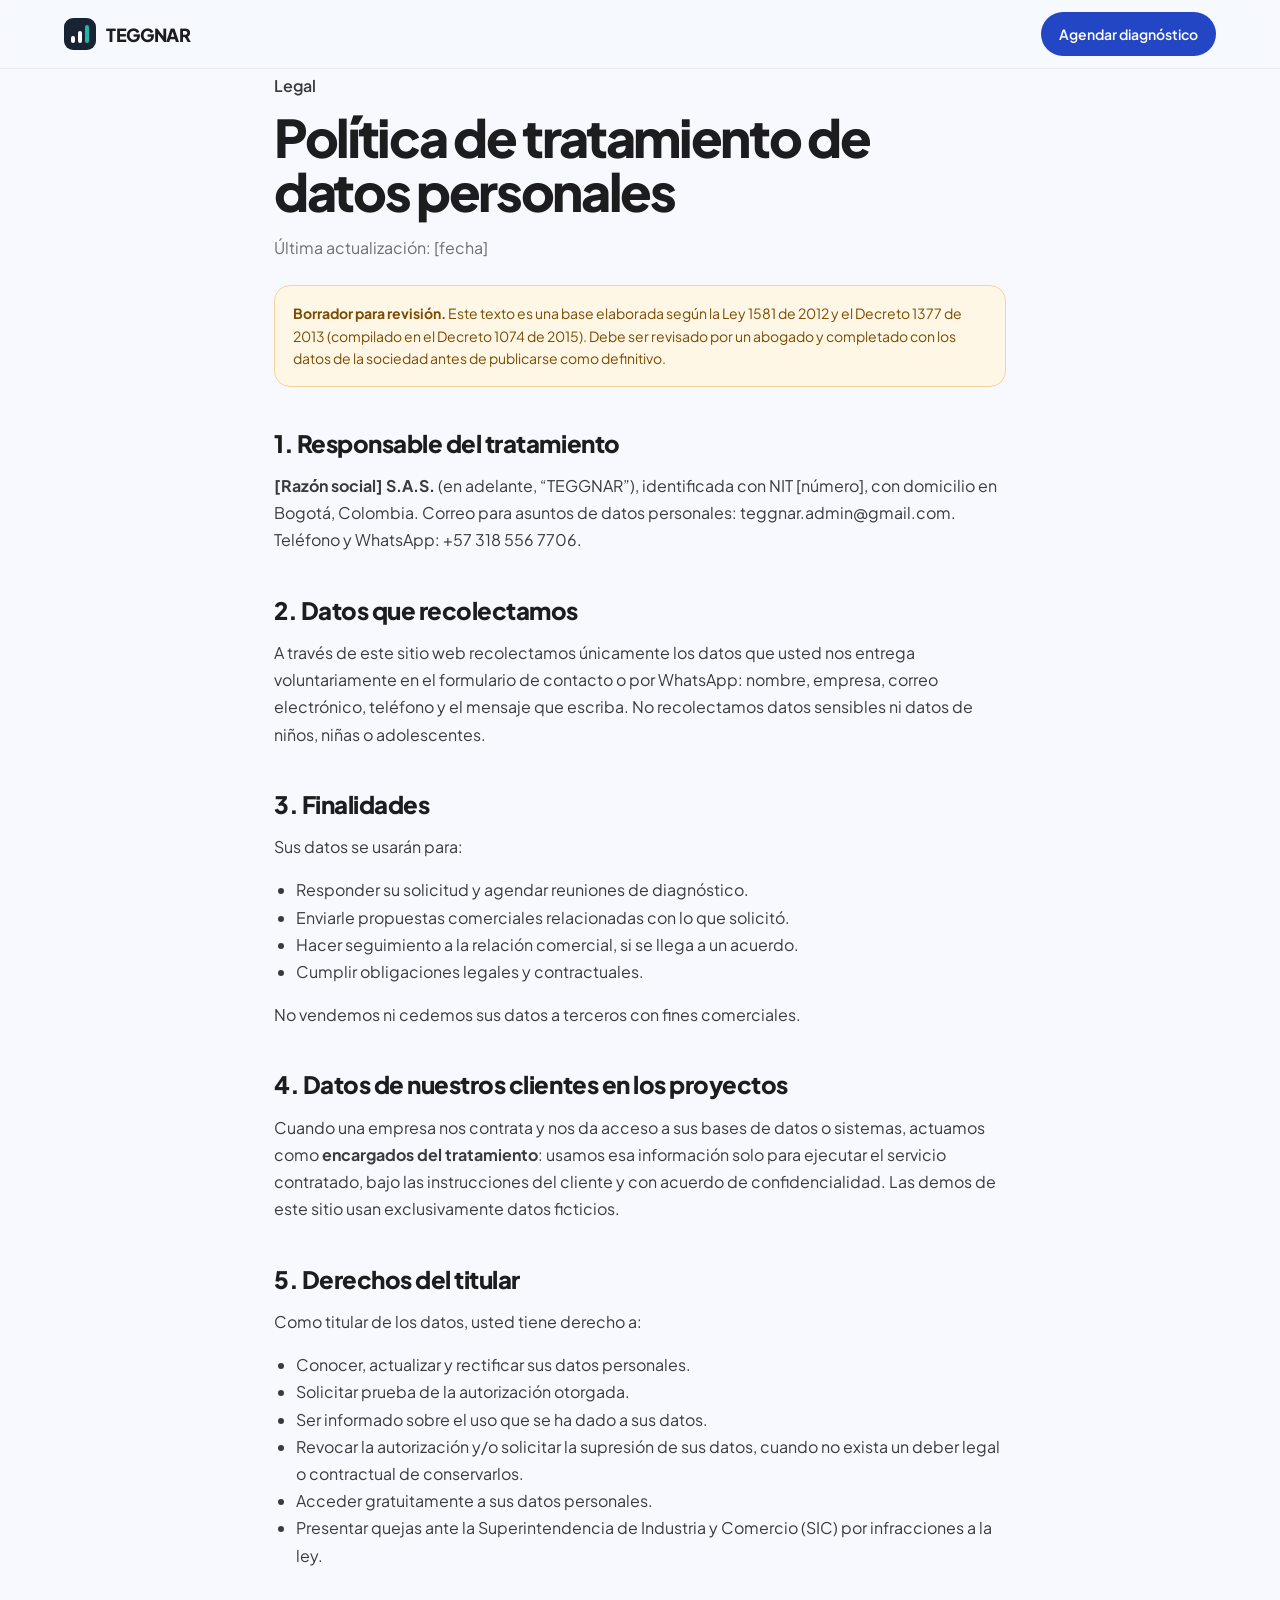
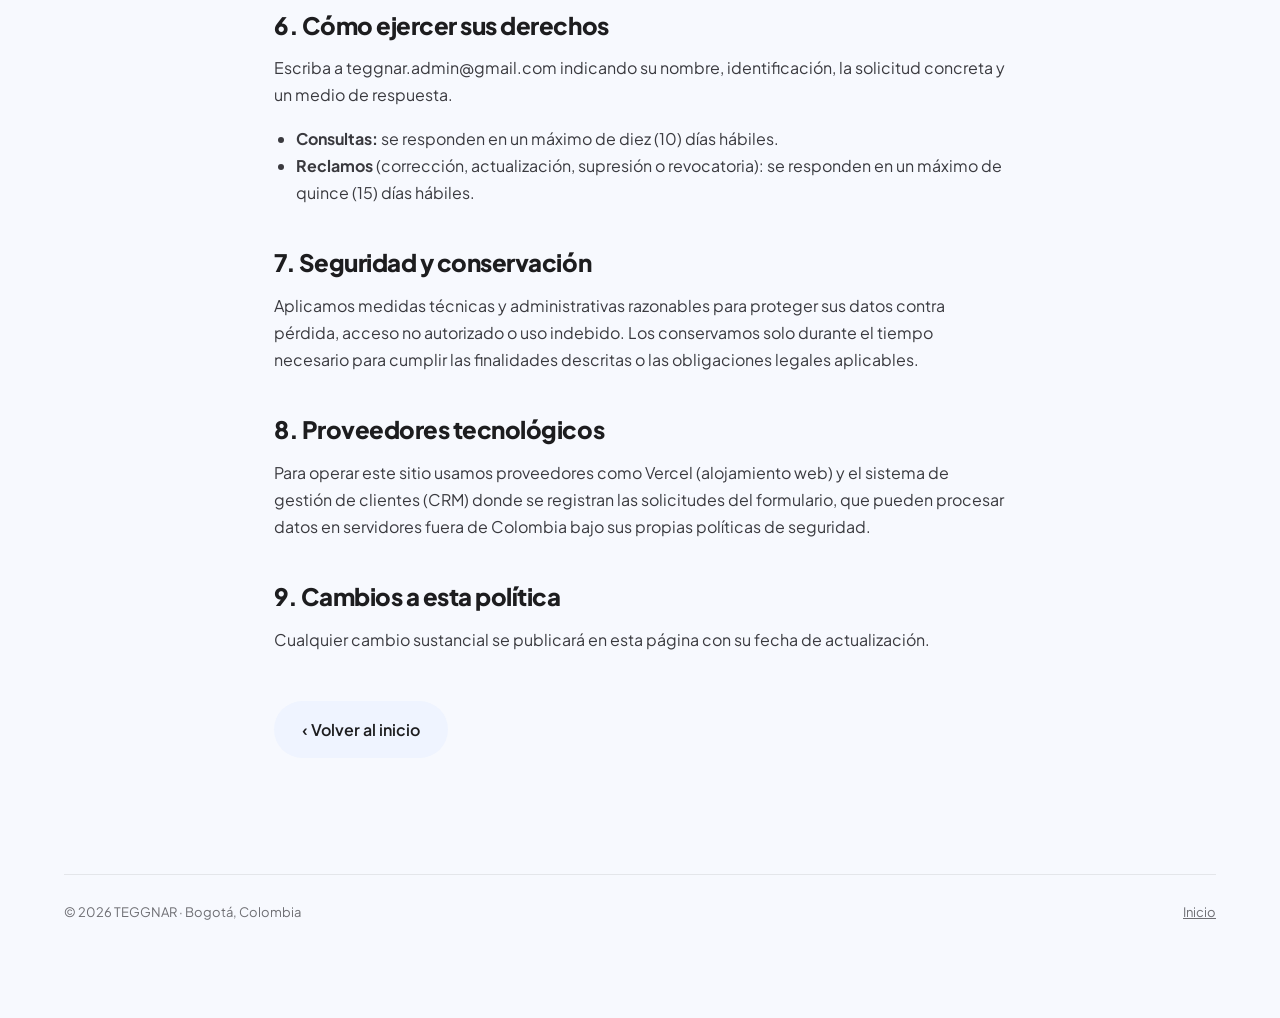
<file: privacidad.html>
<!doctype html>
<html lang="es">
<head>
<meta charset="utf-8">
<meta name="viewport" content="width=device-width, initial-scale=1">
<title>Política de privacidad · TEGGNAR</title>
<meta name="description" content="Política de tratamiento de datos personales de TEGGNAR, conforme a la Ley 1581 de 2012.">
<meta name="robots" content="noindex">
<link rel="canonical" href="https://teggnar.com/privacidad">
<link rel="icon" href="favicon.svg" type="image/svg+xml">
<link rel="preconnect" href="https://fonts.googleapis.com">
<link rel="preconnect" href="https://fonts.gstatic.com" crossorigin>
<link rel="stylesheet" href="https://fonts.googleapis.com/css2?family=Plus+Jakarta+Sans:wght@400;500;600;700;800&display=swap">
<link rel="stylesheet" href="styles.css">
</head>
<body>
<header>
  <div class="wrap nav">
    <a href="index.html" class="brand"><span class="logo" aria-hidden="true"><i style="height:7px"></i><i style="height:12px"></i><i style="height:18px;background:var(--teal)"></i></span>TEGGNAR</a>
    <nav aria-label="Principal"><a href="index.html#contacto" class="btn btn-primary btn-sm">Agendar diagnóstico</a></nav>
  </div>
</header>

<main class="legal">
  <p class="eyebrow">Legal</p>
  <h1>Política de tratamiento de datos personales</h1>
  <p style="color:var(--muted)">Última actualización: [fecha]</p>

  <div class="draft"><strong>Borrador para revisión.</strong> Este texto es una base elaborada según la Ley 1581 de 2012 y el Decreto 1377 de 2013 (compilado en el Decreto 1074 de 2015). Debe ser revisado por un abogado y completado con los datos de la sociedad antes de publicarse como definitivo.</div>

  <h2>1. Responsable del tratamiento</h2>
  <p><strong>[Razón social] S.A.S.</strong> (en adelante, “TEGGNAR”), identificada con NIT [número], con domicilio en Bogotá, Colombia. Correo para asuntos de datos personales: teggnar.admin@gmail.com. Teléfono y WhatsApp: +57 318 556 7706.</p>

  <h2>2. Datos que recolectamos</h2>
  <p>A través de este sitio web recolectamos únicamente los datos que usted nos entrega voluntariamente en el formulario de contacto o por WhatsApp: nombre, empresa, correo electrónico, teléfono y el mensaje que escriba. No recolectamos datos sensibles ni datos de niños, niñas o adolescentes.</p>

  <h2>3. Finalidades</h2>
  <p>Sus datos se usarán para:</p>
  <ul>
    <li>Responder su solicitud y agendar reuniones de diagnóstico.</li>
    <li>Enviarle propuestas comerciales relacionadas con lo que solicitó.</li>
    <li>Hacer seguimiento a la relación comercial, si se llega a un acuerdo.</li>
    <li>Cumplir obligaciones legales y contractuales.</li>
  </ul>
  <p>No vendemos ni cedemos sus datos a terceros con fines comerciales.</p>

  <h2>4. Datos de nuestros clientes en los proyectos</h2>
  <p>Cuando una empresa nos contrata y nos da acceso a sus bases de datos o sistemas, actuamos como <strong>encargados del tratamiento</strong>: usamos esa información solo para ejecutar el servicio contratado, bajo las instrucciones del cliente y con acuerdo de confidencialidad. Las demos de este sitio usan exclusivamente datos ficticios.</p>

  <h2>5. Derechos del titular</h2>
  <p>Como titular de los datos, usted tiene derecho a:</p>
  <ul>
    <li>Conocer, actualizar y rectificar sus datos personales.</li>
    <li>Solicitar prueba de la autorización otorgada.</li>
    <li>Ser informado sobre el uso que se ha dado a sus datos.</li>
    <li>Revocar la autorización y/o solicitar la supresión de sus datos, cuando no exista un deber legal o contractual de conservarlos.</li>
    <li>Acceder gratuitamente a sus datos personales.</li>
    <li>Presentar quejas ante la Superintendencia de Industria y Comercio (SIC) por infracciones a la ley.</li>
  </ul>

  <h2>6. Cómo ejercer sus derechos</h2>
  <p>Escriba a teggnar.admin@gmail.com indicando su nombre, identificación, la solicitud concreta y un medio de respuesta.</p>
  <ul>
    <li><strong>Consultas:</strong> se responden en un máximo de diez (10) días hábiles.</li>
    <li><strong>Reclamos</strong> (corrección, actualización, supresión o revocatoria): se responden en un máximo de quince (15) días hábiles.</li>
  </ul>

  <h2>7. Seguridad y conservación</h2>
  <p>Aplicamos medidas técnicas y administrativas razonables para proteger sus datos contra pérdida, acceso no autorizado o uso indebido. Los conservamos solo durante el tiempo necesario para cumplir las finalidades descritas o las obligaciones legales aplicables.</p>

  <h2>8. Proveedores tecnológicos</h2>
  <p>Para operar este sitio usamos proveedores como Vercel (alojamiento web) y el sistema de gestión de clientes (CRM) donde se registran las solicitudes del formulario, que pueden procesar datos en servidores fuera de Colombia bajo sus propias políticas de seguridad.</p>

  <h2>9. Cambios a esta política</h2>
  <p>Cualquier cambio sustancial se publicará en esta página con su fecha de actualización.</p>

  <p style="margin-top:48px"><a href="index.html" class="btn btn-soft btn-lg">‹ Volver al inicio</a></p>
</main>

<footer><div class="wrap"><div><span>© 2026 TEGGNAR · Bogotá, Colombia</span><span><a href="index.html">Inicio</a></span></div></div></footer>
</body>
</html>
</file>
<file: styles.css>
:root{
  --bg:#F7F9FE; --ink:#1D1D1F; --muted:#6E6E73; --soft:#8A8A90; --chip:#EFF4FF; --line:rgba(0,0,0,.08);
  --accent:#2246C4; --accent-ink:#1B389E; --navy:#182333; --navy2:#22324A; --navy3:#34496A; --teal:#20B7A9; --teal-ink:#0B776D;
  --shadow:0 1px 2px rgba(16,24,40,.04),0 12px 32px -18px rgba(16,24,40,.18);
}
*{box-sizing:border-box}
html{scroll-behavior:smooth;scroll-padding-top:72px}
body{margin:0;background:var(--bg);color:var(--ink);font-family:'Plus Jakarta Sans',system-ui,sans-serif;-webkit-font-smoothing:antialiased;line-height:1.5}
a{color:var(--accent-ink)}
img{max-width:100%}
.wrap{max-width:1200px;margin:0 auto;padding-left:24px;padding-right:24px}
.skip{position:absolute;left:-999px;top:8px;background:#fff;padding:10px 16px;border-radius:8px;z-index:100}
.skip:focus{left:8px}

/* Header */
header{position:sticky;top:0;z-index:20;background:rgba(247,249,254,.8);backdrop-filter:saturate(180%) blur(20px);-webkit-backdrop-filter:saturate(180%) blur(20px);border-bottom:1px solid rgba(0,0,0,.06)}
.nav{display:flex;flex-wrap:wrap;align-items:center;justify-content:space-between;gap:12px;padding-top:12px;padding-bottom:12px}
.brand{display:flex;align-items:center;gap:10px;color:var(--ink);text-decoration:none;font-weight:800;font-size:18px;letter-spacing:-.02em}
.logo{width:32px;height:32px;border-radius:9px;background:var(--navy);display:flex;align-items:flex-end;justify-content:center;gap:3px;padding:7px;flex:none}
.logo i{width:4px;border-radius:2px;background:#fff;display:block}
nav{display:flex;flex-wrap:wrap;gap:2px;align-items:center;font-size:14px;font-weight:500}
.nav-link{color:#3A3A3F;text-decoration:none;padding:8px 12px;border-radius:999px;transition:background .2s}
.nav-link:hover{background:rgba(0,0,0,.05);color:var(--ink)}
@media (max-width:760px){.nav-link{display:none}.btn-sm{padding:8px 14px;font-size:13px;margin-left:0}.brand{font-size:16px}}

/* Buttons */
.btn{display:inline-flex;align-items:center;justify-content:center;gap:8px;text-decoration:none;border:0;border-radius:999px;font-weight:600;font-family:inherit;cursor:pointer;transition:transform .2s,box-shadow .25s,background .2s;min-height:44px}
.btn-primary{background:var(--accent);color:#fff}
.btn-primary:hover{transform:translateY(-1px);box-shadow:0 12px 28px -10px rgba(34,70,196,.55);color:#fff}
.btn-soft{background:var(--chip);color:var(--ink)}
.btn-soft:hover{background:#E2EAFB;color:var(--ink)}
.btn-sm{padding:10px 18px;margin-left:6px}
.btn-lg{padding:15px 28px;font-size:16px}

/* Type */
.eyebrow{margin:0 0 12px;color:var(--accent-ink);font-weight:600;font-size:17px}
h1{margin:0;font-weight:800;font-size:clamp(40px,7vw,82px);line-height:1.03;letter-spacing:-.045em;max-width:1000px}
h2{margin:0 auto;font-weight:800;font-size:clamp(32px,5vw,58px);letter-spacing:-.04em;line-height:1.06;max-width:820px}
.dim{color:var(--soft)}
.lead{margin:0;font-size:clamp(18px,2vw,21px);line-height:1.55;color:var(--muted);max-width:680px}
section{padding-bottom:130px}
.section-head{text-align:center;margin-bottom:52px}
.section-head .lead{margin:18px auto 0}

/* Hero */
.hero{padding-top:96px;padding-bottom:40px;display:flex;flex-direction:column;align-items:center;text-align:center;gap:24px}
.pill{display:inline-flex;align-items:center;gap:8px;padding:8px 16px;border-radius:999px;background:var(--chip);color:#3A3A3F;font-size:14px;font-weight:600}
.dot{width:8px;height:8px;border-radius:999px;background:#20B7A9}
.ctas{display:flex;flex-wrap:wrap;justify-content:center;gap:12px;margin-top:8px}

/* Dashboard mock */
.dash{max-width:1140px;margin:0 auto;background:var(--navy);color:#fff;border-radius:32px;padding:clamp(16px,2.6vw,30px);display:flex;flex-direction:column;gap:18px;box-shadow:0 50px 100px -40px rgba(24,35,51,.55)}
.dash-top{display:flex;justify-content:space-between;align-items:center;flex-wrap:wrap;gap:10px}
.dash-id{display:flex;flex-direction:column;gap:2px}
.dash-title{font-weight:700;font-size:15px}
.dash-sub{font-size:12px;color:#A3B1C6}
.dash-right{display:flex;align-items:center;gap:8px}
.live{display:inline-flex;align-items:center;gap:8px;padding:6px 12px;border-radius:999px;background:rgba(32,183,169,.12);color:#6FD8CC;font-size:13px;font-weight:600;font-variant-numeric:tabular-nums}
.live-dot{width:8px;height:8px;border-radius:999px;background:#20B7A9;animation:pulse-t 1.6s infinite}
.paused .live-dot{animation:none;background:#A3B1C6}
@keyframes pulse-t{0%{box-shadow:0 0 0 0 rgba(32,183,169,.7)}70%{box-shadow:0 0 0 8px rgba(32,183,169,0)}100%{box-shadow:0 0 0 0 rgba(32,183,169,0)}}
.ld-pause{width:36px;height:36px;border-radius:999px;border:0;background:var(--navy2);color:#C8D2E0;display:flex;align-items:center;justify-content:center;cursor:pointer}
.ld-pause:hover{background:var(--navy3);color:#fff}
.ld-pause:focus-visible,.ld-tabs button:focus-visible{outline:2px solid #6FD8CC;outline-offset:2px}
.kpis{display:grid;grid-template-columns:repeat(4,minmax(0,1fr));gap:12px}
@media (max-width:900px){.kpis{grid-template-columns:repeat(2,minmax(0,1fr))}}
.kpi{background:var(--navy2);border-radius:18px;padding:16px 16px 10px;display:flex;flex-direction:column;gap:4px;min-width:0;position:relative;overflow:hidden}
.kpi small{font-size:12.5px;color:#A3B1C6}
.kpi b{display:block;font-size:clamp(20px,2.4vw,28px);letter-spacing:-.02em;font-variant-numeric:tabular-nums;white-space:nowrap}
.kpi .delta{font-size:12px;font-weight:600;display:inline-flex;align-items:center;gap:4px;color:#C8D2E0;font-variant-numeric:tabular-nums}
.kpi .delta i{font-style:normal;font-size:11px;padding:2px 6px;border-radius:999px}
.kpi .delta.good i{background:rgba(27,165,151,.18);color:#6FD8CC}
.kpi .delta.bad i{background:rgba(217,112,63,.2);color:#F2A27B}
.kpi .spark{width:100%;height:30px;display:block;margin-top:2px}
.kpi.flash b{animation:flash .8s}
@keyframes flash{0%{color:#6FD8CC}100%{color:#fff}}
.dash-main{display:grid;grid-template-columns:minmax(0,1fr) 300px;gap:14px}
@media (max-width:900px){.dash-main{grid-template-columns:1fr}}
.chart-card{background:var(--navy2);border-radius:18px;padding:14px 16px 10px;display:flex;flex-direction:column;gap:8px;min-width:0}
.chart-head{display:flex;justify-content:space-between;align-items:center;flex-wrap:wrap;gap:10px}
.ld-tabs{display:inline-flex;gap:2px;padding:3px;background:rgba(255,255,255,.06);border-radius:999px}
.ld-tabs button{white-space:nowrap;border:0;background:transparent;color:#A3B1C6;font:600 13px 'Plus Jakarta Sans',sans-serif;padding:8px 14px;border-radius:999px;cursor:pointer;min-height:36px}
.ld-tabs button[aria-selected="true"]{background:#fff;color:var(--navy)}
.ld-legend{display:flex;gap:14px;font-size:12px;color:#C8D2E0}
.ld-legend span{display:inline-flex;align-items:center;gap:6px}
.ld-legend i{display:inline-block;width:14px;height:3px;border-radius:2px}
.ld-legend i.ld-dash{background:repeating-linear-gradient(90deg,#8FA0B8 0 4px,transparent 4px 7px)}
.ld-legend i.sq{width:10px;height:10px;border-radius:3px}
.chart-wrap{position:relative;height:clamp(200px,24vw,250px)}
#ld-chart{position:absolute;inset:0;width:100%;height:100%;overflow:visible;font-family:'Plus Jakarta Sans',sans-serif}
#ld-chart text{fill:#8FA0B8;font-size:11px;font-variant-numeric:tabular-nums}
#ld-chart .val{fill:#fff;font-weight:700;font-size:12px}
#ld-chart .grid{stroke:rgba(255,255,255,.07);stroke-width:1}
#ld-chart .base{stroke:rgba(255,255,255,.22);stroke-width:1}
.ld-tip{position:absolute;pointer-events:none;background:#fff;color:var(--ink);border-radius:12px;padding:8px 12px;font-size:12px;line-height:1.5;box-shadow:0 12px 30px -10px rgba(0,0,0,.5);white-space:nowrap;transform:translate(-50%,calc(-100% - 12px));z-index:3}
.ld-tip b{font-variant-numeric:tabular-nums}
.ld-tip .sw{display:inline-block;width:8px;height:8px;border-radius:2px;margin-right:6px}
.feed{background:var(--navy2);border-radius:18px;padding:14px 16px;display:flex;flex-direction:column;gap:8px;min-width:0}
.feed-title{margin:0;font-size:13px;font-weight:700;color:#C8D2E0}
.feed ul{list-style:none;margin:0;padding:0;display:flex;flex-direction:column;gap:6px;overflow:hidden;max-height:250px;-webkit-mask-image:linear-gradient(#000 80%,transparent);mask-image:linear-gradient(#000 80%,transparent)}
@media (max-width:900px){.feed ul{max-height:200px}}
.feed li{display:flex;gap:10px;align-items:flex-start;padding:8px 10px;border-radius:12px;background:rgba(255,255,255,.04);font-size:12.5px;line-height:1.4;color:#E4EAF2}
.feed li.new{animation:feedin .5s cubic-bezier(.2,.7,.2,1)}
@keyframes feedin{from{opacity:0;transform:translateY(-10px)}to{opacity:1;transform:none}}
.feed .ic{flex:none;width:22px;height:22px;border-radius:7px;display:flex;align-items:center;justify-content:center;font-size:12px;font-weight:800;color:var(--navy)}
.feed .meta{display:block;color:#8FA0B8;font-size:11.5px;margin-top:1px}
.feed .amt{font-weight:700;font-variant-numeric:tabular-nums}
.cap{font-size:12.5px;color:#A3B1C6}

/* Statement */
.statement{max-width:1000px;margin:0 auto;padding:40px 24px 130px;text-align:center}
.statement p:first-child{margin:0;font-weight:700;font-size:clamp(26px,4vw,46px);line-height:1.2;letter-spacing:-.03em}
.statement p+p{margin:28px auto 0;font-size:20px;line-height:1.6;color:var(--muted);max-width:640px}

/* Cards */
.grid{display:grid;grid-template-columns:repeat(auto-fit,minmax(min(270px,100%),1fr));gap:20px}
.card{background:#fff;border-radius:28px;box-shadow:var(--shadow);transition:transform .3s cubic-bezier(.2,.7,.2,1),box-shadow .3s}
.card:hover{transform:translateY(-6px);box-shadow:0 2px 4px rgba(16,24,40,.04),0 28px 56px -24px rgba(16,24,40,.28)}
.service{padding:34px;display:flex;flex-direction:column;gap:12px}
.service h3{margin:6px 0 0;font-size:23px;letter-spacing:-.02em}
.service p{margin:0;color:var(--muted);line-height:1.6}
.service ul{margin:4px 0 0;padding:0;list-style:none;display:flex;flex-direction:column;gap:8px;color:#3A3A3F;font-size:15px}
.service li{display:flex;gap:10px;align-items:flex-start}
.service li::before{content:"";width:6px;height:6px;border-radius:999px;background:var(--accent);margin-top:9px;flex:none}
.stack{font-size:14px;font-weight:500;color:var(--muted);margin-top:auto !important;padding-top:6px}
.icon{width:52px;height:52px;border-radius:16px;display:flex;align-items:center;justify-content:center;flex:none}

/* Sectors */
.sectors{display:grid;grid-template-columns:repeat(auto-fit,minmax(min(240px,100%),1fr));gap:16px}
.sector{background:#fff;border-radius:24px;padding:26px;box-shadow:var(--shadow);display:flex;flex-direction:column;gap:10px}
.sector h3{margin:0;font-size:19px}
.sector p{margin:0;color:var(--muted);line-height:1.55;font-size:15px}
.badge{align-self:flex-start;font-size:12px;font-weight:600;padding:3px 10px;border-radius:999px;background:#E3EAFF;color:var(--accent-ink)}

/* Portfolio */
.projects{display:grid;grid-template-columns:repeat(auto-fit,minmax(min(300px,100%),1fr));gap:24px}
.project{overflow:hidden;display:flex;flex-direction:column}
.thumb{margin:12px 12px 0;background:var(--navy);height:190px;border-radius:20px;padding:20px;display:flex;align-items:center;justify-content:center;gap:10px;color:#D6DEE8;font-size:12px;font-weight:600}
.thumb.bars-thumb{align-items:flex-end;gap:8px;padding:22px}
.thumb.bars-thumb i{flex:1;background:var(--navy3);border-radius:6px 6px 2px 2px;display:block}
.body{padding:24px 28px 28px;display:flex;flex-direction:column;gap:10px;flex:1}
.body h3{margin:0;font-size:21px;letter-spacing:-.02em}
.body p{margin:0;color:var(--muted);line-height:1.55}
.body .desc{flex:1}
.body .tech{font-size:13px}
.tag{font-size:13px;font-weight:600}
.soon{font-weight:600;font-size:14px;color:var(--muted);display:inline-flex;align-items:center;gap:8px;padding-top:6px}
.soon::before{content:"";width:8px;height:8px;border-radius:999px;background:#F59E0B}
.row{background:var(--navy2);border-radius:12px;padding:10px 14px;font-size:13px;font-weight:500;display:flex;justify-content:space-between;gap:10px;width:100%}
.mini{display:grid;grid-template-columns:1fr 1fr;gap:10px;width:100%;height:100%}
.mini>div{background:var(--navy2);border-radius:12px;padding:10px 12px;color:#A3B1C6;font-weight:500;font-size:11px}
.mini b{display:block;color:#fff;font-size:16px;margin-top:2px}
.meter{height:6px;margin-top:8px;border-radius:999px}

/* Plans */
.plans{display:grid;grid-template-columns:repeat(auto-fit,minmax(min(280px,100%),1fr));gap:20px;align-items:stretch}
.plan{padding:34px;display:flex;flex-direction:column;gap:14px;position:relative}
.plan .step{font-size:13px;font-weight:700;color:var(--accent-ink);letter-spacing:.04em;text-transform:uppercase}
.plan h3{margin:0;font-size:26px;letter-spacing:-.02em}
.plan .price{font-size:15px;color:var(--muted);font-weight:500}
.plan .price b{display:block;color:var(--ink);font-size:22px;letter-spacing:-.02em;margin-bottom:2px}
.plan ul{margin:6px 0 0;padding:0;list-style:none;display:flex;flex-direction:column;gap:10px;flex:1}
.plan li{display:flex;gap:10px;align-items:flex-start;color:#3A3A3F;font-size:15px;line-height:1.5}
.plan li svg{flex:none;margin-top:2px;color:var(--teal-ink)}
.plan .btn{margin-top:10px;width:100%}
.plan.featured{background:var(--navy);color:#fff;box-shadow:0 40px 80px -40px rgba(24,35,51,.6)}
.plan.featured .step{color:var(--teal)}
.plan.featured .price,.plan.featured li{color:#C8D2E0}
.plan.featured .price b{color:#fff}
.plan.featured li svg{color:var(--teal)}
.ribbon{position:absolute;top:22px;right:22px;font-size:12px;font-weight:700;padding:5px 12px;border-radius:999px;background:rgba(32,183,169,.15);color:var(--teal)}
.note{text-align:center;color:var(--muted);font-size:14px;margin:28px auto 0;max-width:640px}

/* Steps & team */
.steps{display:grid;grid-template-columns:repeat(auto-fit,minmax(min(220px,100%),1fr));gap:40px 32px;text-align:center}
.steps .n{font-size:54px;font-weight:800;letter-spacing:-.04em;color:var(--accent)}
.steps h3{margin:8px 0;font-size:20px}
.steps p{margin:0 auto;color:var(--muted);line-height:1.6;max-width:240px}
.team{display:grid;grid-template-columns:repeat(auto-fit,minmax(min(220px,100%),1fr));gap:28px;text-align:center;max-width:900px;margin:0 auto}
.team>div{display:flex;flex-direction:column;align-items:center;gap:6px}
.avatar{width:150px;height:150px;border-radius:999px;background:var(--chip);display:flex;align-items:center;justify-content:center;color:var(--muted);font-size:14px;overflow:hidden}
.avatar img{width:100%;height:100%;object-fit:cover}
.team h3{margin:16px 0 0;font-size:19px}
.team p{margin:0;color:var(--muted)}

/* Contact */
.contact{background:var(--navy);color:#fff;border-radius:36px;padding:clamp(24px,5vw,64px);display:grid;grid-template-columns:repeat(auto-fit,minmax(min(290px,100%),1fr));gap:44px;box-shadow:0 50px 100px -40px rgba(24,35,51,.55)}
.contact h2{margin:0;font-size:clamp(30px,4vw,46px);text-align:left}
.contact-info{display:flex;flex-direction:column;gap:18px;align-items:flex-start}
.contact-info p{margin:0}
.contact-links{display:flex;flex-direction:column;gap:10px}
.contact-links a{color:#fff;text-decoration:none;display:inline-flex;align-items:center;gap:10px;font-weight:500}
.contact-links a:hover{text-decoration:underline}
form{background:#fff;color:var(--ink);border-radius:26px;padding:28px;display:flex;flex-direction:column;gap:16px}
label{font-weight:600;font-size:14px;display:flex;flex-direction:column;gap:6px;color:#3A3A3F;transition:color .15s}
input,textarea,select{border:1px solid #C9CDD4;border-radius:12px;padding:13px 14px;font-size:16px;font-family:inherit;background:var(--bg);font-weight:400;color:var(--ink)}
input:focus,textarea:focus,select:focus{outline:2px solid var(--accent);outline-offset:1px}
.consent{flex-direction:row;align-items:flex-start;gap:10px;font-weight:400;font-size:13px;color:var(--muted);line-height:1.5}
.consent input{width:20px;height:20px;margin:1px 0 0;flex:none;accent-color:var(--accent)}
.form-status{margin:0;font-size:14px;font-weight:600;min-height:20px}
.form-status.ok{color:var(--teal-ink)}
.form-status.err{color:#B42318}

/* Footer */
footer .wrap>div{border-top:1px solid var(--line);padding:28px 0 40px;display:flex;flex-wrap:wrap;justify-content:space-between;gap:16px;font-size:13px;color:var(--muted)}
footer a{color:var(--muted)}

/* WhatsApp float */
.wa{position:fixed;right:20px;bottom:20px;z-index:30;width:58px;height:58px;border-radius:999px;background:#25D366;color:#fff;display:flex;align-items:center;justify-content:center;box-shadow:0 14px 30px -10px rgba(0,0,0,.4);transition:transform .2s}
.wa:hover{transform:scale(1.06)}

/* Legal page */
.legal{max-width:780px;margin:0 auto;padding:72px 24px 100px}
.legal h1{font-size:clamp(34px,5vw,52px);margin-bottom:12px}
.legal h2{font-size:24px;letter-spacing:-.02em;margin:44px 0 12px;text-align:left;max-width:none}
.legal p,.legal li{color:#3A3A3F;line-height:1.7;font-size:16px}
.legal ul{padding-left:22px}
.draft{background:#FFF7E6;border:1px solid #F5D49A;color:#7A4B00;border-radius:16px;padding:16px 18px;font-size:14px;line-height:1.6;margin:24px 0 8px}

/* Scroll reveal */
.reveal{opacity:0;transform:translateY(44px);transition:opacity .9s cubic-bezier(.2,.7,.2,1),transform .9s cubic-bezier(.2,.7,.2,1)}
.rise{opacity:.4;transform:perspective(1400px) rotateX(14deg) scale(.92);transition:opacity 1.2s cubic-bezier(.2,.7,.2,1),transform 1.2s cubic-bezier(.2,.7,.2,1)}
.reveal.in,.rise.in{opacity:1;transform:none}
.d2{transition-delay:.12s}.d3{transition-delay:.24s}
.no-js .reveal,.no-js .rise{opacity:1;transform:none}
@media (prefers-reduced-motion: reduce){.reveal,.rise{opacity:1;transform:none;transition:none}html{scroll-behavior:auto}}

/* Mapa interactivo */
.map-card{background:var(--navy);border-radius:36px;padding:clamp(14px,2.5vw,28px);display:grid;grid-template-columns:minmax(0,1.65fr) minmax(min(280px,100%),1fr);gap:clamp(14px,2vw,24px);box-shadow:0 50px 100px -40px rgba(24,35,51,.55)}
@media (max-width:900px){.map-card{grid-template-columns:1fr}}
.map{position:relative;aspect-ratio:10/7;border-radius:24px;overflow:hidden;
  background:
    linear-gradient(rgba(32,183,169,.06) 1px,transparent 1px) 0 0/40px 40px,
    linear-gradient(90deg,rgba(32,183,169,.06) 1px,transparent 1px) 0 0/40px 40px,
    linear-gradient(rgba(255,255,255,.035) 1px,transparent 1px) 0 0/8px 8px,
    linear-gradient(90deg,rgba(255,255,255,.035) 1px,transparent 1px) 0 0/8px 8px,
    radial-gradient(ellipse at 50% 50%,#24406F 0%,#1D3152 55%,#182333 100%)}
@media (min-width:901px){.map{aspect-ratio:auto;min-height:580px;height:100%}}
@media (max-width:640px){.map{aspect-ratio:1/1.1}}
.map-lines{position:absolute;inset:0;width:100%;height:100%}
.map-lines .ring{fill:none;stroke:rgba(255,255,255,.12);stroke-width:1.5;stroke-dasharray:3 7;vector-effect:non-scaling-stroke}
.map-lines .link{fill:none;stroke:rgba(255,255,255,.22);stroke-width:1.5;vector-effect:non-scaling-stroke;transition:stroke .3s}
.map-lines .flow{fill:none;stroke:var(--teal);stroke-width:2.5;stroke-linecap:round;stroke-dasharray:6 22;vector-effect:non-scaling-stroke;opacity:.35;animation:flow 2.4s linear infinite}
.map-lines .flow.on{opacity:1;stroke-width:3}
.map-lines .link.on{stroke:rgba(32,183,169,.55)}
@keyframes flow{to{stroke-dashoffset:-56}}
.hub{position:absolute;left:50%;top:50%;transform:translate(-50%,-50%);width:clamp(96px,17%,150px);aspect-ratio:1;border-radius:999px;background:radial-gradient(circle,#2A4E8F,#1F3766);border:1px solid rgba(32,183,169,.35);box-shadow:0 0 0 10px rgba(32,183,169,.06),0 0 0 22px rgba(32,183,169,.04),0 20px 40px -10px rgba(0,0,0,.5);display:flex;flex-direction:column;align-items:center;justify-content:center;gap:8px;color:#fff;text-align:center;z-index:1}
.hub b{font-size:clamp(10px,1.3vw,14px);line-height:1.15}
.hub-logo{display:flex;align-items:flex-end;gap:4px}
.hub-logo i{width:6px;border-radius:3px;background:#fff;display:block}
.node{position:absolute;transform:translate(-50%,-50%);z-index:2;display:flex;flex-direction:column;align-items:center;gap:8px;background:none;border:0;padding:6px;cursor:pointer;font-family:inherit;color:#D6E2EE;border-radius:18px;width:clamp(78px,15%,132px)}
.node .tile{position:relative;width:clamp(44px,6.2vw,64px);aspect-ratio:1;border-radius:18px;background:linear-gradient(160deg,#FFFFFF,#DCE6F2);color:var(--navy);display:flex;align-items:center;justify-content:center;box-shadow:0 10px 0 -2px #9DB2C8,0 22px 30px -12px rgba(0,0,0,.6);transition:transform .25s cubic-bezier(.2,.7,.2,1),box-shadow .25s}
.node .tile svg{width:46%;height:46%}
.node .lbl{font-size:clamp(11px,1.15vw,14px);font-weight:600;line-height:1.2;text-align:center;text-shadow:0 1px 6px rgba(0,0,0,.4)}
.node:hover .tile{transform:translateY(-4px)}
.node:focus-visible{outline:2px solid var(--teal);outline-offset:2px}
.node[aria-pressed="true"] .tile{background:linear-gradient(160deg,#62D9CD,#20B7A9);transform:translateY(-6px);box-shadow:0 10px 0 -2px #14877C,0 0 0 8px rgba(32,183,169,.18),0 24px 34px -12px rgba(0,0,0,.6)}
.node[aria-pressed="true"] .lbl{color:#fff}
.node .pin{position:absolute;top:-5px;right:-5px;width:12px;height:12px;border-radius:999px;background:#fff;border:3px solid var(--accent);animation:pulse 2s infinite}
.node[aria-pressed="true"] .pin{display:none}
@keyframes pulse{0%{box-shadow:0 0 0 0 rgba(255,255,255,.6)}70%{box-shadow:0 0 0 10px rgba(255,255,255,0)}100%{box-shadow:0 0 0 0 rgba(255,255,255,0)}}
.map-panel{background:#fff;border-radius:24px;padding:clamp(22px,2.5vw,32px);display:flex;flex-direction:column;gap:10px;color:var(--ink)}
.map-panel.swap{animation:swap .45s cubic-bezier(.2,.7,.2,1)}
@keyframes swap{from{opacity:0;transform:translateY(12px)}to{opacity:1;transform:none}}
.panel-icon{width:48px;height:48px;border-radius:14px;background:#E3EAFF;color:var(--accent-ink);display:flex;align-items:center;justify-content:center}
.panel-icon svg{width:24px;height:24px}
.panel-kicker{margin:6px 0 0;font-size:13px;font-weight:600;color:var(--accent-ink)}
.map-panel h3{margin:0;font-size:26px;letter-spacing:-.02em}
.panel-pain{margin:0;color:var(--muted);line-height:1.6}
.panel-label{margin:10px 0 0;font-size:13px;font-weight:700;letter-spacing:.04em;text-transform:uppercase;color:#3A3A3F}
.map-panel ul{margin:0;padding:0;list-style:none;display:flex;flex-direction:column;gap:8px}
.map-panel li{display:flex;gap:10px;color:#3A3A3F;font-size:15px;line-height:1.5}
.map-panel li::before{content:"";width:6px;height:6px;border-radius:999px;background:var(--teal-ink);margin-top:9px;flex:none}
.panel-chips{display:flex;flex-wrap:wrap;gap:8px}
.panel-chips span{font-size:13px;font-weight:600;padding:6px 12px;border-radius:999px;background:var(--chip);color:#3A3A3F}
.map-panel .btn{margin-top:auto;width:100%}
.map-panel .btn{margin-top:14px}
@media (prefers-reduced-motion: reduce){.map-lines .flow,.node .pin{animation:none}}
@media (max-width:640px){.hub{width:76px;gap:4px;box-shadow:0 0 0 6px rgba(32,183,169,.06),0 12px 24px -8px rgba(0,0,0,.5)}.hub b{font-size:9px}.hub-logo i{width:4px}}

/* Servicios 4 columnas y pasos 5 */
@media (min-width:1100px){.grid-4{grid-template-columns:repeat(4,minmax(0,1fr))}.grid-4 .service{padding:30px}.grid-4 .service h3{font-size:21px}}
.steps-5{grid-template-columns:repeat(auto-fit,minmax(min(180px,100%),1fr))}

/* Demos */
.demo-foot{display:flex;align-items:center;justify-content:space-between;gap:12px;flex-wrap:wrap;padding-top:8px}
.demo-status{font-weight:600;font-size:14px;color:var(--muted);display:inline-flex;align-items:center;gap:8px}
.demo-status::before{content:"";width:8px;height:8px;border-radius:999px;background:#F59E0B}
.demo-status.ready{color:var(--teal-ink)}
.demo-status.ready::before{background:var(--teal)}
.demo-btn{padding:10px 18px;font-size:14px}
.demo-modal{width:min(1200px,94vw);max-width:none;max-height:92vh;padding:0;border:0;border-radius:28px;background:#fff;color:var(--ink);box-shadow:0 40px 100px -20px rgba(0,0,0,.5);overflow:hidden}
.demo-modal[open]{display:flex;flex-direction:column;animation:swap .35s cubic-bezier(.2,.7,.2,1)}
.demo-modal::backdrop{background:rgba(24,35,51,.6);backdrop-filter:blur(6px);-webkit-backdrop-filter:blur(6px)}
.demo-head{display:flex;align-items:center;justify-content:space-between;gap:16px;padding:18px 22px;border-bottom:1px solid var(--line)}
.demo-head h3{margin:2px 0 0;font-size:20px;letter-spacing:-.02em}
.demo-kicker{margin:0;font-size:12px;font-weight:600;color:var(--accent-ink)}
.demo-tools{display:flex;align-items:center;gap:8px}
.demo-tools .btn{padding:9px 16px;font-size:14px}
.demo-close{width:44px;height:44px;border-radius:999px;border:0;background:var(--chip);color:var(--ink);display:flex;align-items:center;justify-content:center;cursor:pointer}
.demo-close:hover{background:#E2EAFB}
.demo-frame{position:relative;flex:1;min-height:0;background:var(--chip);aspect-ratio:16/9.6;max-height:calc(92vh - 150px)}
.demo-modal.is-video .demo-frame{aspect-ratio:16/9;background:#000}
.demo-frame iframe{position:absolute;inset:0;width:100%;height:100%;border:0}
.demo-foot-modal{display:flex;align-items:center;justify-content:space-between;gap:12px;flex-wrap:wrap;padding:14px 22px;font-weight:600;color:#3A3A3F}
.demo-foot-modal .btn{padding:10px 18px;font-size:14px}
@media (max-width:640px){.demo-modal{width:100vw;max-height:100dvh;height:100dvh;border-radius:0}.demo-frame{aspect-ratio:auto;max-height:none}.demo-tools .btn{display:none}}
@media (max-width:520px){.ld-tabs button{font-size:12px;padding:7px 10px}.kpi .delta>span{display:none}.kpi{padding:14px 14px 8px}}

/* Selector de sector */
.dash-right{flex-wrap:wrap;justify-content:flex-end}
.ld-sector{display:inline-flex;gap:2px;padding:3px;background:rgba(255,255,255,.06);border-radius:999px}
.ld-sector button{border:0;background:transparent;color:#A3B1C6;font:600 12.5px 'Plus Jakarta Sans',sans-serif;padding:7px 12px;border-radius:999px;cursor:pointer;min-height:34px;white-space:nowrap}
.ld-sector button[aria-pressed="true"]{background:var(--teal);color:var(--navy)}
.ld-sector button:hover:not([aria-pressed="true"]){color:#fff}
.ld-sector button:focus-visible{outline:2px solid #6FD8CC;outline-offset:2px}
@media (max-width:520px){.dash-right{justify-content:flex-start;width:100%}.ld-sector button{padding:7px 10px;font-size:12px}}

/* Calculadora */
.calc{display:grid;grid-template-columns:minmax(0,1.1fr) minmax(0,1fr);gap:20px;background:#fff;border-radius:36px;padding:clamp(16px,2.5vw,24px);box-shadow:var(--shadow)}
@media (max-width:860px){.calc{grid-template-columns:1fr}}
.calc-inputs{padding:clamp(10px,2vw,22px);display:flex;flex-direction:column;gap:26px}
.calc-row{display:flex;justify-content:space-between;align-items:baseline;gap:16px;margin-bottom:12px}
.calc-row label{font-weight:600;font-size:15px;color:#3A3A3F}
.calc-row output{font-weight:800;font-size:20px;letter-spacing:-.02em;color:var(--ink);font-variant-numeric:tabular-nums;white-space:nowrap}
.calc input[type=range]{-webkit-appearance:none;appearance:none;width:100%;height:8px;border-radius:999px;background:linear-gradient(90deg,var(--accent) 0 var(--fill,50%),#E2E8F4 var(--fill,50%) 100%);outline:none;margin:10px 0;cursor:pointer}
.calc input[type=range]::-webkit-slider-thumb{-webkit-appearance:none;width:28px;height:28px;border-radius:999px;background:#fff;border:3px solid var(--accent);box-shadow:0 4px 12px -2px rgba(34,70,196,.45);cursor:grab}
.calc input[type=range]::-moz-range-thumb{width:24px;height:24px;border-radius:999px;background:#fff;border:3px solid var(--accent);box-shadow:0 4px 12px -2px rgba(34,70,196,.45);cursor:grab}
.calc input[type=range]:focus-visible{outline:2px solid var(--accent);outline-offset:6px}
.calc-note{margin:0;font-size:13px;color:var(--muted);line-height:1.5}
.calc-result{background:var(--navy);color:#fff;border-radius:26px;padding:clamp(22px,3vw,34px);display:flex;flex-direction:column;gap:16px}
.calc-kicker{margin:0;color:#6FD8CC;font-weight:600;font-size:15px}
.calc-big b{display:block;font-size:clamp(40px,5.5vw,64px);font-weight:800;letter-spacing:-.04em;line-height:1;font-variant-numeric:tabular-nums}
.calc-big span{display:block;color:#A3B1C6;font-size:14px;margin-top:8px}
.calc-grid{display:grid;grid-template-columns:repeat(3,minmax(0,1fr));gap:10px}
.calc-grid div{background:var(--navy2);border-radius:16px;padding:14px}
.calc-grid b{display:block;font-size:clamp(18px,2.2vw,24px);font-weight:800;letter-spacing:-.02em;font-variant-numeric:tabular-nums;white-space:nowrap}
.calc-grid span{font-size:12px;color:#A3B1C6}
.calc-bar{height:12px;border-radius:999px;background:rgba(255,255,255,.18);overflow:hidden}
.calc-bar-auto{height:100%;background:var(--teal);border-radius:999px;transition:width .4s cubic-bezier(.2,.7,.2,1)}
.calc-legend{display:flex;gap:16px;font-size:12px;color:#C8D2E0;flex-wrap:wrap}
.calc-legend span{display:inline-flex;align-items:center;gap:6px}
.calc-legend i{width:10px;height:10px;border-radius:3px;display:inline-block}
.calc-result .btn{margin-top:auto;width:100%}

/* Simulador de flujo */
.flow{background:var(--navy);color:#fff;border-radius:36px;padding:clamp(20px,3vw,36px);display:flex;flex-direction:column;gap:26px;box-shadow:0 50px 100px -40px rgba(24,35,51,.55)}
.flow-top{display:flex;justify-content:space-between;align-items:center;gap:16px;flex-wrap:wrap}
.flow-top .btn:disabled{opacity:.7;cursor:progress;transform:none;box-shadow:none}
.flow-clocks{display:flex;gap:12px;flex-wrap:wrap}
.clock{background:var(--navy2);border-radius:18px;padding:12px 18px;min-width:170px}
.clock span{display:block;font-size:12px;font-weight:600;color:#A3B1C6}
.clock b{display:block;font-size:26px;font-weight:800;letter-spacing:-.02em;font-variant-numeric:tabular-nums}
.clock.manual b{color:#F2A27B}
.clock.auto b{color:#6FD8CC}
.flow-steps{list-style:none;margin:0;padding:0;display:grid;grid-template-columns:repeat(5,minmax(0,1fr));gap:12px;counter-reset:s}
@media (max-width:980px){.flow-steps{grid-template-columns:repeat(auto-fit,minmax(min(170px,100%),1fr))}}
.fstep{position:relative;background:var(--navy2);border-radius:20px;padding:18px 16px;display:flex;flex-direction:column;gap:6px;border:1px solid transparent;transition:border-color .3s,background .3s,transform .3s}
.fstep-ic{width:44px;height:44px;border-radius:14px;background:rgba(255,255,255,.08);color:#C8D2E0;display:flex;align-items:center;justify-content:center;margin-bottom:6px;transition:background .3s,color .3s}
.fstep-n{font-size:11px;font-weight:700;color:#8FA0B8;letter-spacing:.05em;text-transform:uppercase}
.fstep b{font-size:16px}
.fstep-d{font-size:13px;color:#A3B1C6;line-height:1.45;flex:1}
.fstep-t{display:flex;flex-direction:column;gap:2px;font-size:12px;font-weight:600;margin-top:6px;font-variant-numeric:tabular-nums}
.fstep-t .tm{color:#F2A27B}
.fstep-t .ta{color:#6FD8CC}
.fstep.active{border-color:var(--teal);background:#263A55;transform:translateY(-4px)}
.fstep.active .fstep-ic{background:var(--teal);color:var(--navy);animation:pulse-t 1s infinite}
.fstep.done .fstep-ic{background:rgba(32,183,169,.2);color:#6FD8CC}
.fstep.done::after{content:"✓";position:absolute;top:14px;right:14px;width:24px;height:24px;border-radius:999px;background:var(--teal);color:var(--navy);font-weight:800;font-size:13px;display:flex;align-items:center;justify-content:center}
.flow-result{margin:0;color:#A3B1C6;font-size:15px;line-height:1.6}
.flow-result.ok{color:#E4EAF2}
.flow-result b{color:#fff}

/* Diagnóstico */
.quiz{max-width:820px;margin:0 auto;background:#fff;border-radius:36px;box-shadow:var(--shadow);overflow:hidden}
.quiz-progress{height:6px;background:var(--chip);margin:clamp(22px,3.5vw,36px) clamp(24px,4vw,48px) 0;border-radius:999px;overflow:hidden}
.quiz-bar{height:100%;width:0;background:var(--accent);transition:width .4s cubic-bezier(.2,.7,.2,1)}
.quiz-body{padding:clamp(20px,3vw,32px) clamp(24px,4vw,48px) clamp(24px,4vw,48px)}
.quiz-body.swap{animation:swap .4s cubic-bezier(.2,.7,.2,1)}
.quiz-step{margin:0 0 8px;font-size:13px;font-weight:700;color:var(--accent-ink);letter-spacing:.04em;text-transform:uppercase}
.quiz-q{margin:0 0 24px;font-size:clamp(22px,3vw,30px);letter-spacing:-.02em;line-height:1.2;outline:none}
.quiz-opts{display:grid;gap:10px}
.quiz-opt{display:flex;align-items:center;gap:14px;text-align:left;width:100%;padding:16px 18px;border-radius:16px;border:1px solid #DCE3EE;background:var(--bg);font:500 16px 'Plus Jakarta Sans',sans-serif;color:var(--ink);cursor:pointer;transition:border-color .2s,background .2s,transform .15s;min-height:56px}
.quiz-opt:hover{border-color:var(--accent);background:#fff}
.quiz-opt:focus-visible{outline:2px solid var(--accent);outline-offset:2px}
.quiz-opt .qdot{width:20px;height:20px;border-radius:999px;border:2px solid #B9C3D3;flex:none;transition:all .2s}
.quiz-opt.sel{border-color:var(--accent);background:#EEF2FF}
.quiz-opt.sel .qdot{border-color:var(--accent);background:var(--accent);box-shadow:inset 0 0 0 4px #fff}
.quiz-back{margin-top:18px;border:0;background:none;color:var(--muted);font:600 14px 'Plus Jakarta Sans',sans-serif;cursor:pointer;padding:10px 0}
.quiz-back:hover{color:var(--ink)}
.quiz-result{display:flex;align-items:center;gap:28px;flex-wrap:wrap;margin-bottom:26px}
.gauge{--p:50;width:140px;height:140px;border-radius:999px;background:conic-gradient(var(--accent) calc(var(--p)*1%),#E2E8F4 0);display:flex;align-items:center;justify-content:center;flex:none}
.gauge>div{width:108px;height:108px;border-radius:999px;background:#fff;display:flex;flex-direction:column;align-items:center;justify-content:center}
.gauge b{font-size:38px;font-weight:800;letter-spacing:-.03em;line-height:1}
.gauge span{font-size:12px;color:var(--muted)}
.quiz-res-text{flex:1;min-width:220px}
.quiz-level{margin:0 0 6px;font-size:34px;letter-spacing:-.03em;outline:none}
.quiz-lvl-text{margin:0;color:var(--muted);line-height:1.6}
.quiz-recs-title{margin:0 0 10px;font-weight:700;font-size:15px}
.quiz-recs{margin:0 0 26px;padding-left:22px;display:flex;flex-direction:column;gap:8px;color:#3A3A3F;line-height:1.55}
.quiz-actions{display:flex;gap:10px;flex-wrap:wrap}
.quiz-note{margin:16px 0 0;font-size:13px;color:var(--muted)}
@media (max-width:640px){
.flow-top .btn{width:100%}
.flow-clocks{width:100%;flex-wrap:nowrap}
.clock{flex:1;min-width:0;padding:10px 14px}
.clock b{font-size:20px}
.flow-steps{gap:8px}
.fstep{display:grid;grid-template-columns:40px minmax(0,1fr);column-gap:12px;row-gap:2px;padding:14px}
.fstep-ic{grid-row:1/span 4;width:40px;height:40px;margin:0}
.fstep-t{flex-direction:row;gap:12px;margin-top:4px}
.fstep.done::after{top:12px;right:12px}
}

/* Indicadores reales */
.real{background:linear-gradient(180deg,rgba(32,183,169,.10),rgba(32,183,169,.03));border:1px solid rgba(32,183,169,.28);border-radius:20px;padding:14px;display:flex;flex-direction:column;gap:12px}
.real-head,.sim-head{display:flex;justify-content:space-between;align-items:center;gap:10px;flex-wrap:wrap}
.tag-real{display:inline-flex;align-items:center;gap:8px;font-size:12.5px;font-weight:700;color:#6FD8CC;letter-spacing:.02em}
.real-status{font-size:12px;color:#A3B1C6}
.real-grid{display:grid;grid-template-columns:repeat(4,minmax(0,1fr));gap:10px}
@media (max-width:900px){.real-grid{grid-template-columns:repeat(2,minmax(0,1fr))}}
.ri{background:rgba(24,35,51,.55);border-radius:14px;padding:12px 14px;display:flex;flex-direction:column;gap:3px;min-width:0}
.ri small{font-size:12px;color:#A3B1C6}
.ri b{font-size:clamp(19px,2.2vw,24px);font-weight:800;letter-spacing:-.02em;font-variant-numeric:tabular-nums;white-space:nowrap}
.ri-delta{font-size:12px;font-weight:600;color:#C8D2E0;font-variant-numeric:tabular-nums}
.ri-delta.up,.ri-delta.down{color:#E4EAF2}
.ri-spark{width:100%;height:26px;display:block}
.ri-src{font-size:11px;color:#8FA0B8;margin-top:auto}
.tag-sim{font-size:12.5px;font-weight:700;color:#A3B1C6;letter-spacing:.02em;display:inline-flex;align-items:center;gap:8px}
.tag-sim::before{content:"";width:8px;height:8px;border-radius:2px;background:#6F8CF0}
.sim-head{margin-bottom:-6px}

/* ===== Ajustes responsive (nov 2026) ===== */
.nav{flex-wrap:nowrap}
.btn-sm{white-space:nowrap}
.ld-tabs{max-width:100%;overflow-x:auto;scrollbar-width:none}
.ld-tabs::-webkit-scrollbar{display:none}
footer .wrap>div{padding-bottom:96px}
@media (max-width:640px){
  .wa{width:52px;height:52px;right:14px;bottom:14px}
  .wa svg{width:26px;height:26px}
  .hub b{font-size:10px}
  .node{width:74px;padding:4px}
  .node .lbl{font-size:11px}
}
@media (max-width:420px){
  .wrap{padding-left:16px;padding-right:16px}
  .statement{padding-left:16px;padding-right:16px}
  .dash{border-radius:24px}
  .hide-xs{display:none}
  .chart-card,.feed{padding-left:12px;padding-right:12px}
  .ld-tabs{width:100%}
  .ld-tabs button{flex:1;padding:7px 8px}
  .kpis{gap:8px}
  .kpi{padding:12px 12px 8px}
  .kpi b{font-size:18px}
  .real-grid{gap:8px}
  .ri{padding:10px}
  .ri b{font-size:18px}
  .map{aspect-ratio:1/1.3}
  .node .tile{width:42px;border-radius:14px}
  .map-card,.contact,.flow{border-radius:26px}
  .contact{padding:20px 16px}
  form{padding:20px 16px}
  .service,.plan{padding:26px 22px}
}
@media (max-width:360px){
  .brand{font-size:15px;gap:8px}
  .logo{width:28px;height:28px;padding:6px}
  .btn-sm{padding:8px 12px;font-size:12.5px}
  .kpi b,.ri b{font-size:16px}
  .ld-tabs button{font-size:11.5px;padding:7px 6px}
}
.contact-links a{min-height:44px}

/* ===== Formulario: label arriba fijo, placeholder = formato, ayuda abajo, label activo ===== */
.field{display:flex;flex-direction:column;gap:6px}
.field input::placeholder,.field textarea::placeholder{color:#8A8F98;opacity:1}
.help{font-size:13px;line-height:1.4;color:var(--muted);min-height:18px}
.field:focus-within>label{color:var(--accent)}
.field:focus-within input,.field:focus-within textarea{border-color:var(--accent);background:#fff}
.field.invalid>label,.field.invalid .help,.field-check.invalid .consent{color:#B42318}
.field.invalid input:not([type=checkbox]),.field.invalid textarea{border-color:#B42318;background:#FFF8F7}
.field.invalid input:focus,.field.invalid textarea:focus{outline-color:#B42318}
.field-check .help:empty{display:none}

/* ===== Spinner (acciones cortas) ===== */
.spinner{display:none;width:18px;height:18px;border-radius:999px;border:2.5px solid currentColor;border-right-color:transparent;animation:spin .7s linear infinite;flex:none}
.btn.loading .spinner{display:inline-block}
.btn.loading{cursor:progress;opacity:.85;transform:none;box-shadow:none}
@keyframes spin{to{transform:rotate(360deg)}}

/* ===== Skeleton (contenido que carga): mismo tamaño que el dato final, brillo suave ===== */
.sk{color:transparent !important;border-radius:6px;background:linear-gradient(90deg,rgba(255,255,255,.07) 0%,rgba(255,255,255,.16) 50%,rgba(255,255,255,.07) 100%) 0 0/200% 100%;animation:shimmer 1.4s ease-in-out infinite;user-select:none;align-self:flex-start}
.sk path{stroke:transparent}
svg.sk{align-self:stretch}
@keyframes shimmer{from{background-position:100% 0}to{background-position:-100% 0}}
.demo-sk{position:absolute;inset:0;padding:clamp(14px,3vw,28px);display:none;flex-direction:column;gap:14px;background:var(--chip);z-index:1}
.demo-frame.loading .demo-sk{display:flex}
.demo-sk i{display:block;border-radius:12px;background:linear-gradient(90deg,#D6DFEE 0%,#EEF2F9 50%,#D6DFEE 100%) 0 0/200% 100%;animation:shimmer 1.4s ease-in-out infinite}
.demo-sk .sk-bar{height:28px;width:40%}
.demo-sk .sk-row{display:grid;grid-template-columns:repeat(4,1fr);gap:12px}
.demo-sk .sk-row i{height:72px}
.demo-sk .sk-chart{flex:1}
.demo-modal.is-video .demo-sk{background:#111}
.demo-modal.is-video .demo-sk i{background:linear-gradient(90deg,#1c1c1c 0%,#2a2a2a 50%,#1c1c1c 100%) 0 0/200% 100%}
.sr-only{position:absolute;width:1px;height:1px;overflow:hidden;clip:rect(0 0 0 0);white-space:nowrap}
@media (prefers-reduced-motion: reduce){.sk,.demo-sk i{animation:none}.spinner{animation-duration:1.6s}}

/* ===== Botón Ghost: sin relleno ni borde, solo texto (acciones de apoyo) ===== */
.btn-ghost{display:inline-flex;align-items:center;gap:6px;border:0;background:none;padding:8px 4px;min-height:36px;font:600 13px 'Plus Jakarta Sans',system-ui,sans-serif;color:var(--accent-ink);cursor:pointer;text-decoration:none;border-radius:8px}
.btn-ghost:hover{text-decoration:underline}
.btn-ghost:focus-visible{outline:2px solid currentColor;outline-offset:2px}
.dash .btn-ghost{color:#6FD8CC}

/* ===== Tablero: explorar los datos ===== */
.sim-head{align-items:baseline}
.sim-hint{font-size:12px;color:#8FA0B8}
button.kpi{border:0;font:inherit;color:inherit;text-align:left;cursor:pointer;transition:box-shadow .2s,background .2s}
button.kpi:hover{background:#273A55}
button.kpi:focus-visible{outline:2px solid #6FD8CC;outline-offset:2px}
button.kpi[aria-pressed="true"]{box-shadow:inset 0 0 0 1.5px var(--teal);background:#263A55}
.chart-head{align-items:center}
.ld-tools{display:flex;gap:8px;flex-wrap:wrap}
.ld-seg{display:inline-flex;gap:2px;padding:3px;background:rgba(255,255,255,.06);border-radius:999px}
.ld-seg[hidden]{display:none}
.ld-seg button{border:0;background:transparent;color:#A3B1C6;font:600 12px 'Plus Jakarta Sans',sans-serif;padding:6px 10px;border-radius:999px;cursor:pointer;min-height:32px;white-space:nowrap}
.ld-seg button[aria-pressed="true"]{background:rgba(255,255,255,.14);color:#fff}
.ld-seg button:hover:not([aria-pressed="true"]){color:#fff}
.ld-seg button:focus-visible{outline:2px solid #6FD8CC;outline-offset:2px}
.ld-sub{display:flex;justify-content:space-between;align-items:center;gap:10px;min-height:32px}
.ld-csv[hidden]{display:none}
.chart-wrap[hidden]{display:none}
.ld-table{height:clamp(200px,24vw,250px);overflow:auto;border-radius:12px;background:rgba(0,0,0,.12);scrollbar-width:thin;scrollbar-color:#34496A transparent}
.ld-table[hidden]{display:none}
.ld-table:focus-visible{outline:2px solid #6FD8CC;outline-offset:2px}
.ld-table table{width:100%;border-collapse:collapse;font-size:12.5px;font-variant-numeric:tabular-nums}
.ld-table th,.ld-table td{padding:8px 12px;text-align:right;white-space:nowrap;border-bottom:1px solid rgba(255,255,255,.06)}
.ld-table thead th{position:sticky;top:0;background:#22324A;color:#8FA0B8;font-weight:600;font-size:11.5px;z-index:1}
.ld-table th:first-child{text-align:left}
.ld-table tbody th{font-weight:500;color:#C8D2E0}
.ld-table td{color:#E4EAF2}
.ld-table tr.hoy th,.ld-table tr.hoy td{color:#6FD8CC;font-weight:700}
.ld-table tr.flash-row{animation:rowin .8s}
@keyframes rowin{from{background:rgba(32,183,169,.25)}to{background:transparent}}
.ld-stats{display:grid;grid-template-columns:repeat(4,minmax(0,1fr));gap:8px;margin:2px 0 4px}
.ld-stats>div{background:rgba(255,255,255,.04);border-radius:12px;padding:8px 10px;min-width:0}
.ld-stats dt{font-size:11.5px;color:#8FA0B8;white-space:nowrap;overflow:hidden;text-overflow:ellipsis}
.ld-stats dd{margin:2px 0 0;font-size:14px;font-weight:700;color:#fff;font-variant-numeric:tabular-nums;white-space:nowrap;overflow:hidden;text-overflow:ellipsis}
.ld-stats dd span{display:block;font-size:11px;font-weight:500;color:#8FA0B8}
@media (max-width:640px){
  .ld-tools{width:100%;justify-content:space-between}
  .ld-stats{grid-template-columns:repeat(2,minmax(0,1fr))}
  .sim-hint{width:100%}
}
@media (max-width:360px){.ld-seg button{padding:6px 8px;font-size:11.5px}}
@media (max-width:420px){
  .ld-table th,.ld-table td{padding:7px 8px}
  .ld-stats dt,.ld-stats dd{white-space:normal}
}

/* ===== Íconos de Servicios: mini escenas animadas (opción A, aprobada 3 nov 2026) ===== */
.ia{width:64px;height:64px;border-radius:18px;display:flex;align-items:center;justify-content:center;position:relative;overflow:hidden}
  .ia svg{width:48px;height:48px;overflow:visible}
  .ia.c1{background:#E3EAFF;color:#2246C4}.ia.c2{background:#DBF3F0;color:#0B776D}.ia.c3{background:#EAEFFA;color:#182333}.ia.c4{background:#E3EAFF;color:#2246C4}
  .play .ia .bar{transform-box:fill-box;transform-origin:50% 100%;animation:barA 2.8s cubic-bezier(.4,0,.2,1) infinite}
  .ia .bar:nth-child(2){animation-delay:.15s}.ia .bar:nth-child(3){animation-delay:.3s}.ia .bar:nth-child(4){animation-delay:.45s}
  @keyframes barA{0%,100%{transform:scaleY(.45)}45%{transform:scaleY(1)}70%{transform:scaleY(.8)}}
  .ia .trend{stroke-dasharray:40;stroke-dashoffset:40}
  .play .ia .trend{animation:draw 2.8s ease-in-out infinite}
  @keyframes draw{0%{stroke-dashoffset:40}50%,80%{stroke-dashoffset:0}100%{stroke-dashoffset:-40}}
  .ia .wire{stroke-dasharray:3 4}
  .play .ia .wire{animation:dash 1s linear infinite}
  @keyframes dash{to{stroke-dashoffset:-14}}
  .play .ia .gear{transform-box:fill-box;transform-origin:center;animation:spin 6s linear infinite}
  .ia .packet{offset-rotate:0deg}
  .play .ia .pulse{transform-box:fill-box;transform-origin:center;animation:pulseR 2.4s ease-out infinite}
  @keyframes pulseR{0%{transform:scale(.7);opacity:.6}100%{transform:scale(1.5);opacity:0}}
  .ia .check{stroke-dasharray:14;stroke-dashoffset:14}
  .play .ia .check{animation:checkA 2.4s ease-in-out infinite}
  @keyframes checkA{0%,15%{stroke-dashoffset:14}45%,85%{stroke-dashoffset:0}100%{stroke-dashoffset:14}}
  .service:hover .ia{box-shadow:0 10px 24px -12px currentColor}
@media (prefers-reduced-motion: reduce){.ia *{animation:none !important}.ia .trend,.ia .check{stroke-dashoffset:0 !important}}

/* ===== Íconos animados (iconos.js) · mismo lenguaje que Servicios ===== */
.tgi{--tgi-acc:#20B7A9;overflow:visible}
.tgi .duo{fill:currentColor;fill-opacity:.14;stroke:none}
.tgi .acc{stroke:var(--tgi-acc)}
.tgi .acc-f{fill:var(--tgi-acc);stroke:none}
.tgi .a-bar,.tgi .a-drop,.tgi .a-move,.tgi .a-pop,.tgi .a-fly,.tgi .a-blink{transform-box:fill-box;transform-origin:50% 100%}
.tgi .a-pop{transform-origin:center}
/* Dónde se activan: nodo seleccionado o con el mouse, panel del mapa, paso activo del simulador, miniaturas en pantalla */
:is(.tgi-on,.node[aria-pressed="true"],.node:hover,.fstep.active) .tgi .a-bar{animation:tgBar 2.4s cubic-bezier(.4,0,.2,1) infinite}
:is(.tgi-on,.node[aria-pressed="true"],.node:hover,.fstep.active) .tgi .a-draw{stroke-dasharray:1;animation:tgDraw 2.6s ease-in-out infinite}
:is(.tgi-on,.node[aria-pressed="true"],.node:hover,.fstep.active) .tgi .a-dash{animation:tgDash .9s linear infinite}
:is(.tgi-on,.node[aria-pressed="true"],.node:hover,.fstep.active) .tgi .a-blink{animation:tgBlink 1.4s ease-in-out infinite}
:is(.tgi-on,.node[aria-pressed="true"],.node:hover,.fstep.active) .tgi .a-drop{animation:tgDrop 1.6s cubic-bezier(.5,0,.3,1) infinite}
:is(.tgi-on,.node[aria-pressed="true"],.node:hover,.fstep.active) .tgi .a-move{animation:tgMove 1.2s ease-in-out infinite}
:is(.tgi-on,.node[aria-pressed="true"],.node:hover,.fstep.active) .tgi .a-pop{animation:tgPop 1.8s ease-in-out infinite}
:is(.tgi-on,.node[aria-pressed="true"],.node:hover,.fstep.active) .tgi .a-fly{animation:tgFly 1.8s cubic-bezier(.5,0,.3,1) infinite}
.tgi .d2{animation-delay:.18s !important}.tgi .d3{animation-delay:.36s !important}
@keyframes tgBar{0%,100%{transform:scaleY(.55)}45%{transform:scaleY(1.1)}70%{transform:scaleY(.85)}}
@keyframes tgDraw{0%{stroke-dashoffset:1}45%,85%{stroke-dashoffset:0}100%{stroke-dashoffset:-1}}
@keyframes tgDash{to{stroke-dashoffset:-12}}
@keyframes tgBlink{0%,100%{opacity:.35}50%{opacity:1}}
@keyframes tgDrop{0%{transform:translateY(-4px);opacity:0}35%{opacity:1}70%,100%{transform:translateY(2px);opacity:0}}
@keyframes tgMove{0%,100%{transform:translateX(-1px)}50%{transform:translateX(1.5px)}}
@keyframes tgPop{0%,60%,100%{transform:scale(1)}30%{transform:scale(1.25)}}
@keyframes tgFly{0%{transform:translate(-3px,3px);opacity:.3}50%{transform:translate(0,0);opacity:1}100%{transform:translate(3px,-3px);opacity:0}}
/* Contraste del acento según el fondo */
.node[aria-pressed="true"] .tgi{--tgi-acc:#fff}
.fstep.active .tgi{--tgi-acc:#fff}
.node .tile .tgi{width:52%;height:52%}
.fstep-ic .tgi{width:24px;height:24px}
.panel-icon .tgi{width:28px;height:28px}
/* Actividad del tablero: ícono real en vez de letra; aparece con un pequeño salto */
.feed .ic .tgi{width:14px;height:14px;stroke-width:2.3;--tgi-acc:currentColor}
.feed li.new .ic .tgi{animation:tgIn .6s cubic-bezier(.2,.7,.2,1)}
@keyframes tgIn{0%{transform:scale(.4) rotate(-30deg)}70%{transform:scale(1.15)}100%{transform:none}}
/* Checks de planes: se dibujan al aparecer la tarjeta */
.plan.in .ck path{stroke-dasharray:1;stroke-dashoffset:1;animation:tgCk .5s cubic-bezier(.6,0,.2,1) forwards}
.plan.in li:nth-child(1) .ck path{animation-delay:.35s}.plan.in li:nth-child(2) .ck path{animation-delay:.5s}.plan.in li:nth-child(3) .ck path{animation-delay:.65s}.plan.in li:nth-child(4) .ck path{animation-delay:.8s}
@keyframes tgCk{to{stroke-dashoffset:0}}
/* Miniatura de Ventas: barras vivas mientras se ve */
.play.bars-thumb i{transform-origin:50% 100%;animation:tgBar 3s cubic-bezier(.4,0,.2,1) infinite}
.play.bars-thumb i:nth-child(2){animation-delay:.12s}.play.bars-thumb i:nth-child(3){animation-delay:.24s}.play.bars-thumb i:nth-child(4){animation-delay:.36s}.play.bars-thumb i:nth-child(5){animation-delay:.48s}.play.bars-thumb i:nth-child(6){animation-delay:.6s}
@media (prefers-reduced-motion: reduce){.tgi *,.feed li.new .ic .tgi,.play.bars-thumb i{animation:none !important}.plan.in .ck path{animation:none;stroke-dashoffset:0}}

/* ===== Propuesta: portada con video, qué hacemos, confianza y menú móvil (nov 2026) ===== */
/* Menú: transparente sobre el video, sólido al bajar */
header{position:fixed;left:0;right:0;transition:background .3s,border-color .3s,backdrop-filter .3s}
header.on-hero:not(.menu-open){background:transparent;border-bottom-color:transparent;backdrop-filter:none;-webkit-backdrop-filter:none}
header.on-hero:not(.menu-open) .brand{color:#fff}
header.on-hero:not(.menu-open) .logo{box-shadow:0 0 0 1px rgba(255,255,255,.22)}
header.on-hero:not(.menu-open) .nav-link{color:rgba(255,255,255,.86)}
header.on-hero:not(.menu-open) .nav-link:hover{background:rgba(255,255,255,.1);color:#fff}
.menu-btn{display:none;width:44px;height:44px;border:0;background:none;border-radius:12px;cursor:pointer;flex-direction:column;align-items:center;justify-content:center;gap:5px;margin-left:4px;color:var(--ink)}
.menu-btn span{display:block;width:20px;height:2px;border-radius:2px;background:currentColor;transition:transform .25s,opacity .2s}
header.on-hero:not(.menu-open) .menu-btn{color:#fff}
.menu-btn[aria-expanded="true"] span:nth-child(1){transform:translateY(7px) rotate(45deg)}
.menu-btn[aria-expanded="true"] span:nth-child(2){opacity:0}
.menu-btn[aria-expanded="true"] span:nth-child(3){transform:translateY(-7px) rotate(-45deg)}
.menu-btn:focus-visible{outline:2px solid var(--accent);outline-offset:2px}
.menu-movil{display:flex;flex-direction:column;padding:8px 16px 18px;border-top:1px solid rgba(0,0,0,.06)}
.menu-movil[hidden]{display:none}
.menu-movil a{padding:14px 8px;font-size:17px;font-weight:600;color:var(--ink);text-decoration:none;border-bottom:1px solid rgba(0,0,0,.06)}
.menu-movil a:last-child{border-bottom:0}
@media (max-width:760px){.menu-btn{display:inline-flex}}
header.menu-open{background:rgba(247,249,254,.98)}
@media (min-width:761px){.menu-movil{display:none!important}}

/* Portada con video */
.hero-video{position:relative;min-height:min(100svh,940px);display:flex;align-items:center;padding:0;overflow:hidden;background:#0A111D;color:#fff;isolation:isolate}
.hv-media{position:absolute;inset:0;z-index:-1}
.hv-media video{width:100%;height:100%;object-fit:cover;display:block}
.hv-media::after{content:"";position:absolute;inset:0;background:radial-gradient(ellipse 70% 60% at 50% 50%,rgba(7,12,22,.78),rgba(7,12,22,.5) 70%,rgba(7,12,22,.35)),linear-gradient(180deg,rgba(7,12,22,.55),transparent 22%,transparent 80%,rgba(7,12,22,.6))}
.hero-video .hero{padding-top:120px;padding-bottom:110px;width:100%}
.hero-video h1{color:#fff}
.hero-video h1 .dim{color:rgba(255,255,255,.58)}
.hero-video .lead{color:#C8D2E0}
.hero-video .pill{background:rgba(255,255,255,.1);color:#fff;box-shadow:inset 0 0 0 1px rgba(255,255,255,.16);backdrop-filter:blur(8px);-webkit-backdrop-filter:blur(8px)}
.hero-video .ctas{align-items:center;gap:20px}
.hv-link{color:#fff;font-size:16px;min-height:44px;padding:8px 6px}
.hv-pause{position:absolute;left:20px;bottom:20px;border:0;border-radius:999px;padding:8px 14px;min-height:36px;font:600 12.5px 'Plus Jakarta Sans',system-ui,sans-serif;color:rgba(255,255,255,.8);background:rgba(255,255,255,.08);box-shadow:inset 0 0 0 1px rgba(255,255,255,.16);cursor:pointer}
.hv-pause:hover{background:rgba(255,255,255,.16);color:#fff}
.hv-pause:focus-visible,.hv-link:focus-visible{outline:2px solid #6FD8CC;outline-offset:2px}
@media (max-width:640px){.hero-video{min-height:100svh}.hero-video .hero{padding-top:104px;padding-bottom:90px}.hv-pause{left:14px;bottom:14px}}

/* Manifiesto: palabras que se iluminan */
.statement [data-highlight] .hw{opacity:.18;transition:opacity .35s ease}
.statement [data-highlight] .hw.on{opacity:1}
.statement{padding-top:20px}

/* Qué hace TEGGNAR: 3 tarjetas animadas */
.wf-link{font-size:15px;margin-top:14px}
.wf{display:grid;grid-template-columns:repeat(3,minmax(0,1fr));gap:20px}
@media (max-width:900px){.wf{grid-template-columns:1fr;max-width:520px;margin:0 auto}}
.wf-step{display:flex;flex-direction:column;gap:18px}
.wf-panel{position:relative;aspect-ratio:1/0.92;border-radius:28px;overflow:hidden;background:radial-gradient(ellipse at 50% 40%,#1B2A45,#0E1626);box-shadow:var(--shadow);color:#fff}
.wf-label{position:absolute;left:20px;top:18px;font-size:12px;font-weight:700;letter-spacing:.08em;text-transform:uppercase;color:#8FA0B8}
.wf-pill{position:absolute;left:50%;bottom:22px;transform:translate(-50%,12px);display:inline-flex;align-items:center;gap:8px;white-space:nowrap;padding:10px 16px;border-radius:999px;background:rgba(255,255,255,.1);box-shadow:inset 0 0 0 1px rgba(255,255,255,.18);font-size:13.5px;font-weight:600;opacity:0}
.wf-pill i{width:8px;height:8px;border-radius:99px;background:#20B7A9;box-shadow:0 0 0 4px rgba(32,183,169,.18)}
.wf-pill i.info{background:#6F8CF0;box-shadow:0 0 0 4px rgba(111,140,240,.2)}
.wf-copy{display:flex;gap:14px;align-items:flex-start;padding:0 6px}
.wf-n{font-size:13px;font-weight:700;color:var(--accent-ink);background:var(--chip);border-radius:8px;padding:4px 8px;margin-top:2px}
.wf-copy h3{margin:0 0 4px;font-size:19px;letter-spacing:-.02em}
.wf-copy p{margin:0;color:var(--muted);line-height:1.5}
/* 1. Conectar: los chips llegan desde afuera y se ordenan */
.wf-connect{display:grid;grid-template-columns:repeat(2,auto);align-content:center;justify-content:center;gap:12px 14px;padding-bottom:40px}
.wf-chip{display:inline-flex;align-items:center;gap:8px;padding:9px 14px 9px 9px;border-radius:12px;background:rgba(255,255,255,.07);box-shadow:inset 0 0 0 1px rgba(255,255,255,.14);font-size:13.5px;font-weight:600;opacity:0;transform:translate(var(--x),var(--y)) scale(.9)}
.wf-chip i{width:22px;height:22px;border-radius:6px;display:grid;place-items:center;font-style:normal;font-size:10px;font-weight:800}
/* 2. Ordenar */
.wf-tables{position:absolute;inset:56px 18px 84px;display:flex;gap:10px;align-items:center;justify-content:center}
.wf-table{flex:1;max-width:120px;display:flex;flex-direction:column;gap:7px;padding:12px;border-radius:12px;background:rgba(255,255,255,.07);box-shadow:inset 0 0 0 1px rgba(255,255,255,.14);opacity:0;transform:translateY(18px)}
.wf-table b{font-size:10.5px;letter-spacing:.06em;color:#C8D2E0;margin-bottom:3px}
.wf-table i{display:block;height:5px;border-radius:3px;background:rgba(255,255,255,.18)}
/* 3. Automatizar */
.wf-rows{position:absolute;inset:58px 18px 84px;display:flex;flex-direction:column;justify-content:center;gap:10px}
.wf-row{display:flex;align-items:center;justify-content:space-between;gap:10px;padding:12px 14px;border-radius:12px;background:rgba(255,255,255,.07);box-shadow:inset 0 0 0 1px rgba(255,255,255,.14);font-size:13.5px;font-weight:600;opacity:0;transform:translateX(-14px)}
.wf-row em{font-style:normal;font-size:12px;font-weight:700;color:#6FD8CC;opacity:0}
/* Animaciones (se repiten cada vez que la sección entra en pantalla) */
.wf.play .wf-chip{animation:wfChip .8s cubic-bezier(.2,.7,.2,1) calc(.2s + var(--d)) both}
.wf.play .wf-table{animation:wfUp .7s cubic-bezier(.2,.7,.2,1) calc(.3s + var(--d)) both}
.wf.play .wf-table i{animation:wfBar 1.2s ease calc(.9s + var(--d)) both;transform-origin:left}
.wf.play .wf-row{animation:wfRow .6s cubic-bezier(.2,.7,.2,1) calc(.3s + var(--d)) both}
.wf.play .wf-row em{animation:wfFade .4s ease calc(.75s + var(--d)) both}
.wf.play .wf-pill{animation:wfPill .6s cubic-bezier(.2,.7,.2,1) 1.6s both}
.wf.play .wf-auto .wf-pill{animation-delay:2.1s}
@keyframes wfChip{from{opacity:0;transform:translate(var(--x),var(--y)) scale(.9)}to{opacity:1;transform:none}}
@keyframes wfUp{from{opacity:0;transform:translateY(18px)}to{opacity:1;transform:none}}
@keyframes wfBar{from{transform:scaleX(.3)}to{transform:scaleX(1)}}
@keyframes wfRow{from{opacity:0;transform:translateX(-14px)}to{opacity:1;transform:none}}
@keyframes wfFade{from{opacity:0}to{opacity:1}}
@keyframes wfPill{from{opacity:0;transform:translate(-50%,12px)}to{opacity:1;transform:translate(-50%,0)}}
.no-js .wf-chip,.no-js .wf-table,.no-js .wf-row,.no-js .wf-row em{opacity:1;transform:none}
.no-js .wf-pill{opacity:1;transform:translate(-50%,0)}
@media (prefers-reduced-motion: reduce){
  .statement [data-highlight] .hw{opacity:1;transition:none}
  .wf *{animation:none!important}
  .wf-chip,.wf-table,.wf-row,.wf-row em{opacity:1!important;transform:none!important}
  .wf-pill{opacity:1!important;transform:translate(-50%,0)!important}
}

/* Confianza */
.trust{display:grid;grid-template-columns:minmax(0,.9fr) minmax(0,1.1fr);gap:48px;align-items:center}
.trust-copy{text-align:left}
.trust-copy h2{margin:0}
.trust-copy .lead{margin-top:18px}
.trust-grid{display:grid;grid-template-columns:repeat(2,minmax(0,1fr));gap:16px}
.trust-grid article{background:#fff;border-radius:24px;padding:24px;box-shadow:var(--shadow)}
.trust-grid .tile{width:44px;height:44px;border-radius:13px;display:grid;place-items:center;color:#fff;background:linear-gradient(135deg,var(--g1),var(--g2));margin-bottom:16px}
.trust-grid .tile svg{width:22px;height:22px}
.trust-grid h3{margin:0 0 6px;font-size:17px;letter-spacing:-.01em}
.trust-grid p{margin:0;color:var(--muted);font-size:15px;line-height:1.5}
@media (max-width:900px){.trust{grid-template-columns:1fr;gap:32px}.trust-copy{text-align:center}.trust-copy .lead{margin-left:auto;margin-right:auto}}
@media (max-width:520px){.trust-grid{grid-template-columns:1fr}}
</file>
